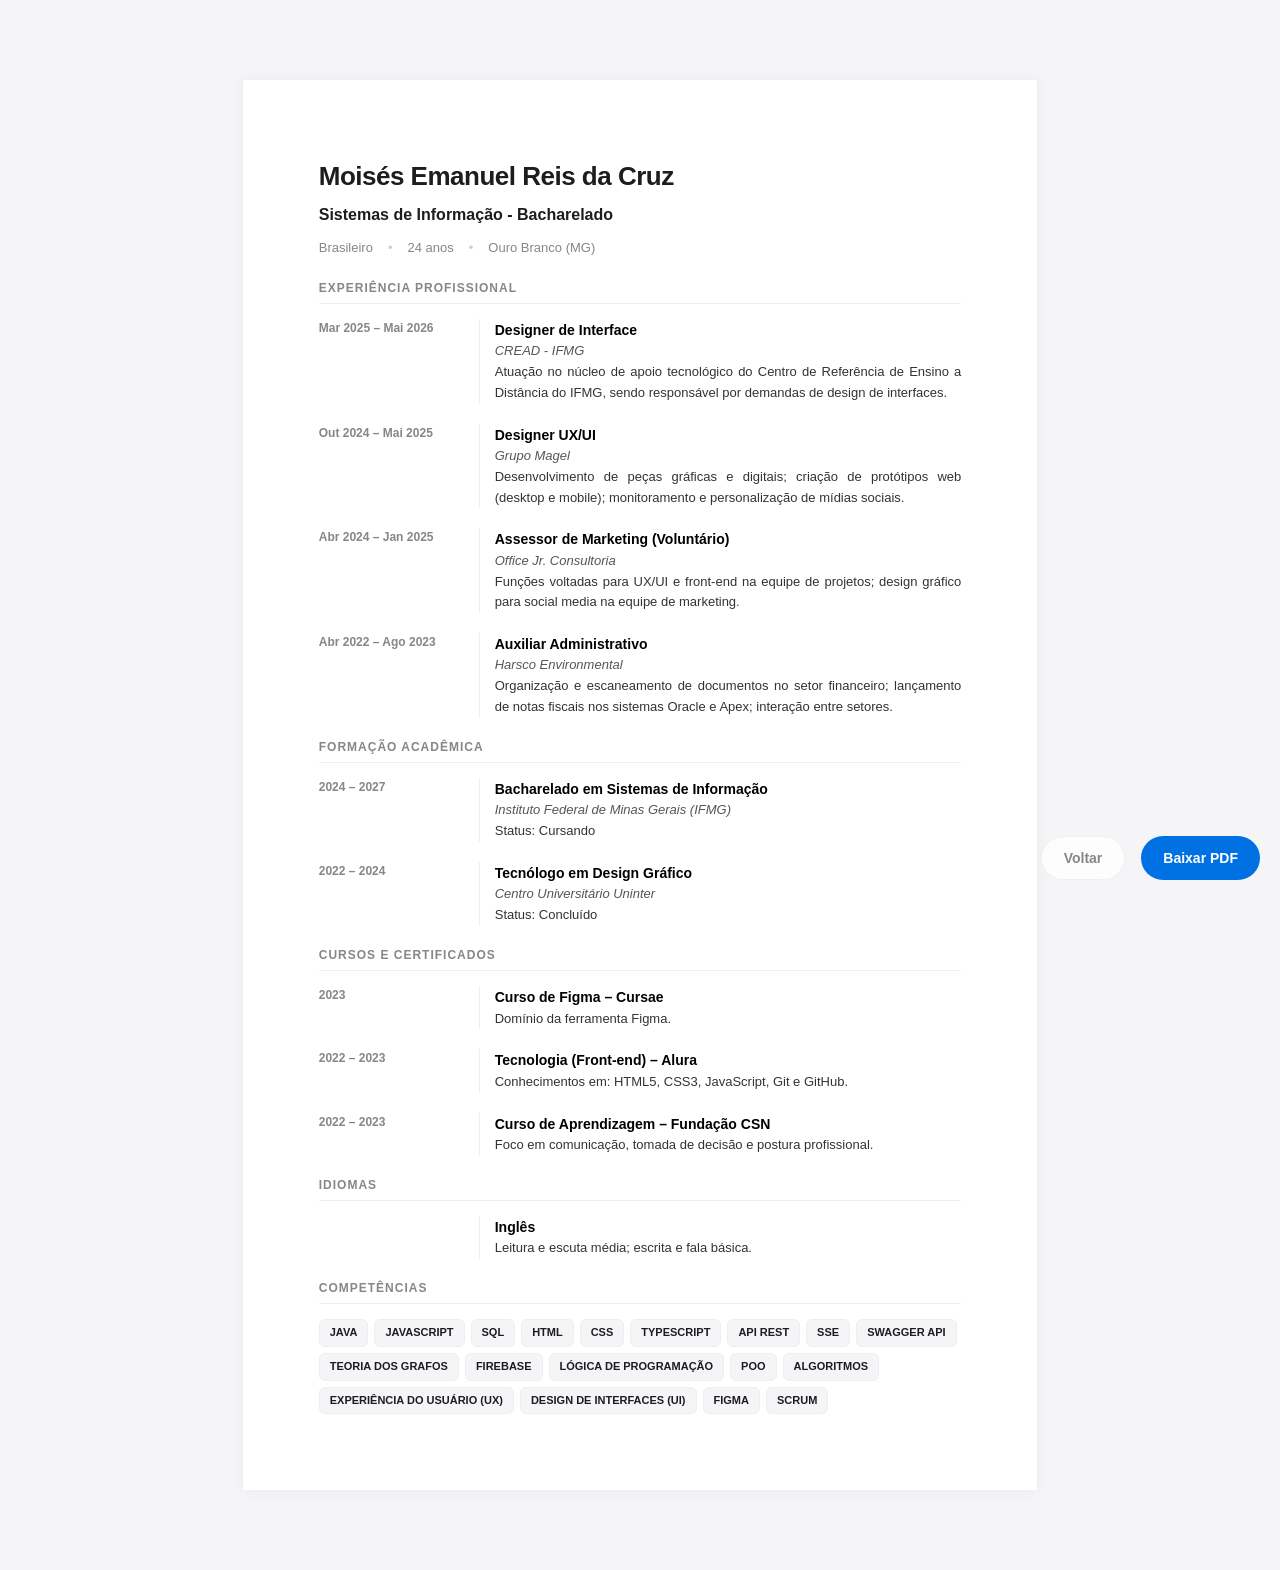
<file: curriculo.html>
<!DOCTYPE html>
<html lang="pt-BR">

<head>
    <meta charset="UTF-8">
    <meta name="viewport" content="width=device-width, initial-scale=1.0">
    <title>Curriculo - Moises Emanuel Reis da Cruz</title>
    <link rel="stylesheet" href="style.css">
</head>

<body>

    <div class="nav-ui">
        <a href="index.html" class="filter-btn">Voltar</a>
        <button class="filter-btn btn-cta" onclick="window.print()">Baixar PDF</button>
    </div>

    <div class="page-container">
        <header>
            <h1>Moisés Emanuel Reis da Cruz</h1>
            <p class="subtitle">Sistemas de Informação - Bacharelado</p>
            <div class="personal-info">
                <span>Brasileiro</span>
                <span id="idade">Carregando...</span>
                <span>Ouro Branco (MG)</span>
            </div>
        </header>

        <section>
            <h2>Experiência Profissional</h2>
            <div class="entry">
                <div class="date-col">Mar 2025 – Mai 2026</div>
                <div class="content-col">
                    <div class="job-title">Designer de Interface</div>
                    <span class="company">CREAD - IFMG</span>
                    <p class="description">Atuação no núcleo de apoio tecnológico do Centro de Referência de Ensino a
                        Distância do IFMG, sendo responsável por demandas de design de interfaces.</p>
                </div>
            </div>

            <div class="entry">
                <div class="date-col">Out 2024 – Mai 2025</div>
                <div class="content-col">
                    <div class="job-title">Designer UX/UI</div>
                    <span class="company">Grupo Magel</span>
                    <p class="description">Desenvolvimento de peças gráficas e digitais; criação de protótipos web
                        (desktop e mobile); monitoramento e personalização de mídias sociais.</p>
                </div>
            </div>

            <div class="entry">
                <div class="date-col">Abr 2024 – Jan 2025</div>
                <div class="content-col">
                    <div class="job-title">Assessor de Marketing (Voluntário)</div>
                    <span class="company">Office Jr. Consultoria</span>
                    <p class="description">Funções voltadas para UX/UI e front-end na equipe de projetos; design gráfico
                        para social media na equipe de marketing.</p>
                </div>
            </div>

            <div class="entry">
                <div class="date-col">Abr 2022 – Ago 2023</div>
                <div class="content-col">
                    <div class="job-title">Auxiliar Administrativo</div>
                    <span class="company">Harsco Environmental</span>
                    <p class="description">Organização e escaneamento de documentos no setor financeiro; lançamento de
                        notas fiscais nos sistemas Oracle e Apex; interação entre setores.</p>
                </div>
            </div>
        </section>

        <section>
            <h2>Formação Acadêmica</h2>
            <div class="entry">
                <div class="date-col">2024 – 2027</div>
                <div class="content-col">
                    <div class="job-title">Bacharelado em Sistemas de Informação</div>
                    <span class="company">Instituto Federal de Minas Gerais (IFMG)</span>
                    <p class="description">Status: Cursando</p>
                </div>
            </div>
            <div class="entry">
                <div class="date-col">2022 – 2024</div>
                <div class="content-col">
                    <div class="job-title">Tecnólogo em Design Gráfico</div>
                    <span class="company">Centro Universitário Uninter</span>
                    <p class="description">Status: Concluído</p>
                </div>
            </div>
        </section>

        <section>
            <h2>Cursos e Certificados</h2>
            <div class="entry">
                <div class="date-col">2023</div>
                <div class="content-col">
                    <div class="job-title">Curso de Figma – Cursae</div>
                    <p class="description">Domínio da ferramenta Figma.</p>
                </div>
            </div>
            <div class="entry">
                <div class="date-col">2022 – 2023</div>
                <div class="content-col">
                    <div class="job-title">Tecnologia (Front-end) – Alura</div>
                    <p class="description">Conhecimentos em: HTML5, CSS3, JavaScript, Git e GitHub.</p>
                </div>
            </div>
            <div class="entry">
                <div class="date-col">2022 – 2023</div>
                <div class="content-col">
                    <div class="job-title">Curso de Aprendizagem – Fundação CSN</div>
                    <p class="description">Foco em comunicação, tomada de decisão e postura profissional.</p>
                </div>
            </div>
        </section>

        <section>
            <h2>Idiomas</h2>
            <div class="entry">
                <div class="date-col"></div>
                <div class="content-col">
                    <div class="job-title">Inglês</div>
                    <p class="description">Leitura e escuta média; escrita e fala básica.</p>
                </div>
            </div>
        </section>

        <section>
            <h2>Competências</h2>
            <div class="tags-container">
                <span class="tag">Java</span>
                <span class="tag">JavaScript</span>
                <span class="tag">SQL</span>
                <span class="tag">HTML</span>
                <span class="tag">CSS</span>
                <span class="tag">TypeScript</span>
                <span class="tag">API REST</span>
                <span class="tag">SSE</span>
                <span class="tag">Swagger API</span>
                <span class="tag">Teoria dos grafos</span>
                <span class="tag">Firebase</span>
                <span class="tag">Lógica de Programação</span>
                <span class="tag">POO</span>
                <span class="tag">Algoritmos</span>
                <span class="tag">Experiência do Usuário (UX)</span>
                <span class="tag">Design de Interfaces (UI)</span>
                <span class="tag">Figma</span>
                <span class="tag">Scrum</span>
            </div>
        </section>
    </div>

</body>

<script>
    function calcularIdade(dataNascimento) {
        const hoje = new Date();
        const nascimento = new Date(dataNascimento);
        let idade = hoje.getFullYear() - nascimento.getFullYear();
        const mes = hoje.getMonth() - nascimento.getMonth();

        if (mes < 0 || (mes === 0 && hoje.getDate() < nascimento.getDate())) {
            idade--;
        }
        return idade;
    }

    document.getElementById('idade').innerText = `${calcularIdade('2002-04-10')} anos`;
</script>

</html>
</file>
<file: style.css>
/* VARIABLES & ROOT */

:root {
    --bg: #f5f5f7;
    --card: #ffffff;
    --text: #1d1d1f;
    --sub: #86868b;
    --accent: #0071e3;
    --radius: 32px;
    --shadow: 0 10px 30px rgba(0, 0, 0, 0.04);

    --tag-ui: #0071e3;
    --tag-logic: #ff3b30;
    --tag-team: #34c759;
    --tag-back: #ac39ff;
}

/* RESET & CSS BASE */

* {
    box-sizing: border-box;
    margin: 0;
    padding: 0;
    text-decoration: none;
    -webkit-tap-highlight-color: transparent;
}

html {
    -ms-overflow-style: none;
    scrollbar-width: none;
}

html::-webkit-scrollbar {
    display: none;
}

body {
    display: flex;
    justify-content: center;
    padding: 40px 20px;
    background-color: var(--bg);
    color: var(--text);
    font-family: 'SF Pro Display', -apple-system, BlinkMacSystemFont, 'Segoe UI', Roboto, sans-serif;
    font-size: 14px;
    line-height: 1.6;
    -webkit-font-smoothing: antialiased;
}

button,
a,
input,
div {
    outline: none !important;
}

section {
    margin-top: 20px;
}

h2 {
    margin-bottom: 15px;
    padding-bottom: 5px;
    border-bottom: 1px solid #eee;
    color: var(--sub);
    font-size: 12px;
    text-transform: uppercase;
    letter-spacing: 1px;
}

/* TYPOGRAPHY */

header h1 {
    margin-bottom: 5px;
    font-size: 26px;
    letter-spacing: -0.5px;
}

.subtitle {
    margin-bottom: 10px;
    font-size: 16px;
    font-weight: 600;
}

.job-title {
    color: #000;
    font-size: 14px;
    font-weight: bold;
}

.company {
    display: block;
    color: #555;
    font-size: 13px;
    font-style: italic;
}

.description {
    color: #333;
    font-size: 13px;
    text-align: justify;
}

/* LAYOUT & GRID */

.container {
    width: 100%;
    max-width: 1100px;
    padding: 30px;
}

.bento-grid {
    display: grid;
    grid-template-columns: repeat(auto-fill, minmax(280px, 1fr));
    grid-auto-rows: 240px;
    gap: 1.25rem;
    grid-auto-flow: dense;
}

.card.wide {
    grid-column: span 2;
}

.card.tall {
    grid-row: span 2;
}

.page-container {
    position: relative;
    width: 210mm;
    min-height: 297mm;
    margin: 40px auto;
    padding: 20mm;
    background-color: white;
    box-shadow: 0 0 15px rgba(0, 0, 0, 0.05);
}

.personal-info {
    display: flex;
    flex-wrap: wrap;
    gap: 15px;
    color: var(--sub);
    font-size: 13px;
}

.personal-info span::after {
    margin-left: 15px;
    color: #ccc;
    content: "•";
}

.personal-info span:last-child::after {
    content: "";
}

.entry {
    display: grid;
    grid-template-columns: 140px 1fr;
    gap: 20px;
    margin-bottom: 20px;
    page-break-inside: avoid;
}

.date-col {
    color: var(--sub);
    font-size: 12px;
    font-weight: 600;
}

.content-col {
    padding-left: 15px;
    border-left: 1px solid #eee;
}

.nav-ui {
    position: fixed;
    bottom: 20px;
    right: 20px;
    z-index: 1000;
    display: flex;
    gap: 16px;
}

/* COMPONENTS */

/* Profile Header */
.profile-header {
    margin-bottom: 30px;
    text-align: center;
}

.profile-pic {
    width: 100px;
    height: 100px;
    margin-bottom: 15px;
    border: 2px solid white;
    border-radius: 50%;
    box-shadow: var(--shadow);
}

/* Filters & Buttons */
.filter-container {
    display: flex;
    justify-content: center;
    flex-wrap: wrap;
    gap: 10px;
    margin-bottom: 50px;
}

.filter-btn,
.btn {
    display: flex;
    align-items: center;
    padding: 10px 22px;
    border: 1px solid rgba(0, 0, 0, 0.05);
    border-radius: 25px;
    background: rgba(255, 255, 255, 0.8);
    color: var(--sub);
    font-size: 14px;
    font-weight: 600;
    cursor: pointer;
    backdrop-filter: blur(15px);
    transition: 0.3s;
}

.filter-btn.active,
.btn,
.btn-cta {
    border: none;
    background: var(--text);
    color: white;
}

.btn-cta {
    background-color: var(--accent);
}

.filter-btn:hover,
.btn:hover {
    transform: translateY(-5px);
}

.minimize-btn {
    position: absolute;
    top: 25px;
    right: 25px;
    z-index: 10;
    display: none;
    align-items: center;
    justify-content: center;
    width: 40px;
    height: 40px;
    border: none;
    border-radius: 50%;
    background: rgba(0, 0, 0, 0.05);
    font-size: 24px;
    font-weight: 300;
    cursor: pointer;
    transition: background 0.2s ease;
}

.minimize-btn:hover {
    background: rgba(0, 0, 0, 0.1);
}

/* Cards */
.card {
    position: relative;
    display: flex;
    flex-direction: column;
    justify-content: flex-end;
    padding: 30px;
    border: 1px solid rgba(0, 0, 0, 0.02);
    border-radius: var(--radius);
    background: var(--card);
    box-shadow: var(--shadow);
    cursor: pointer;
    animation: fadeIn 0.5s ease;
    transition: all 0.4s cubic-bezier(0.165, 0.84, 0.44, 1);
}

.card:hover {
    border-color: var(--accent);
    transform: translateY(-8px);
}

.card-header {
    margin-top: auto;
    transition: all 0.3s ease;
}

.card-details {
    display: none;
    opacity: 0;
}

.card-links {
    display: flex;
    flex-wrap: wrap;
    gap: 12px;
    margin-top: 15px;
}

.card-link-btn {
    display: inline-flex;
    align-items: center;
    gap: 6px;
    padding: 6px 12px;
    border: 1px solid rgba(0, 0, 0, 0.1);
    border-radius: 100px;
    background-color: rgba(0, 0, 0, 0.03);
    color: var(--sub);
    font-size: 0.85rem;
    font-weight: bold;
    transition: all 0.2s ease;
}

.card-link-btn:hover {
    border-color: rgba(0, 0, 0, 0.2);
    background-color: rgba(0, 0, 0, 0.08);
}

/* Card State: Expanded (App Store Style) */
.card.expanded {
    justify-content: flex-start;
    padding: 60px 15%;
    border-radius: 0;
    background-color: var(--card);
    overflow-y: auto;
    cursor: default;
}

.card.expanded:hover {
    border-color: rgba(0, 0, 0, 0.02);
    transform: none;
}

.card.expanded .minimize-btn {
    display: flex;
}

.card.expanded .tags-wrapper {
    position: relative;
    top: 0;
    left: 0;
    margin-bottom: 25px;
}

.card.expanded .card-header {
    margin-top: 0;
    margin-bottom: 30px;
}

.card.expanded .card-header h3 {
    margin-bottom: 10px;
    font-size: 2.8rem;
    line-height: 1.1;
}

.card.expanded .card-header p {
    color: var(--sub);
    font-size: 1.25rem;
}

.card.expanded .card-details {
    display: block;
    flex: 1;
    color: #333;
    font-size: 1.1rem;
    line-height: 1.7;
    animation: fadeIn 0.6s 0.3s forwards;
}

.card.expanded .card-details h2 {
    margin-top: 20px;
    margin-bottom: 8px;
    border-bottom: none;
    color: var(--text);
    font-size: 1.3rem;
}

.card.expanded .card-links {
    justify-content: flex-end;
    margin-top: auto;
    padding-top: 30px;
    border-top: 1px solid rgba(0, 0, 0, 0.06);
}

/* Tags */
.tag {
    display: inline-block;
    padding: 4px 10px;
    border: 1px solid #eee;
    border-radius: 6px;
    background-color: #f5f5f7;
    color: var(--text);
    font-size: 11px;
    font-weight: 600;
    text-transform: uppercase;
}

.tags-container,
.tags-wrapper {
    display: flex;
    flex-wrap: wrap;
    gap: 6px;
}

.tags-wrapper {
    position: absolute;
    top: 25px;
    left: 25px;
}

.bg-ui {
    background: #e1f5fe;
    color: var(--tag-ui);
}

.bg-logic {
    background: #ffebee;
    color: var(--tag-logic);
}

.bg-team {
    background: #e8f5e9;
    color: var(--tag-team);
}

.bg-back {
    background: #f3e5f5;
    color: var(--tag-back);
}

/* Footer */
.footer {
    margin-top: 80px;
    padding-top: 50px;
    padding-bottom: 40px;
    border-top: 1px solid rgba(0, 0, 0, 0.05);
    text-align: center;
}

.footer-links {
    display: flex;
    justify-content: center;
    flex-wrap: wrap;
    gap: 20px;
}

.footer-btn-icon {
    display: flex;
    align-items: center;
    gap: 8px;
}

.footer-text {
    margin-top: 30px;
    color: var(--sub);
    font-size: 0.85rem;
}

/* Keyframes */
@keyframes fadeIn {
    from {
        opacity: 0;
        transform: translateY(10px);
    }

    to {
        opacity: 1;
        transform: translateY(0);
    }
}

/* UTILITIES / HELPERS */

.animate-fade-in {
    animation: fadeIn 0.5s ease forwards;
}

.error-message {
    text-align: center;
}

.lucide-icon {
    width: 16px;
    height: 16px;
}

.card.hidden {
    display: none;
}

/* MEDIA QUERIES / RESPONSIVENESS */

/* Desktop / Telas Largas */
@media (min-width: 900px) {
    .wide {
        grid-column: span 2;
    }

    .tall {
        grid-row: span 2;
    }
}

/* Tablets e Mobile */
@media screen and (max-width: 899px) {
    body {
        padding: 0;
    }

    .card.wide,
    .card.tall {
        grid-column: span 1;
        grid-row: span 1;
    }

    .page-container {
        width: 100%;
        min-height: 100vh;
        margin: 0 0 70px 0;
        padding: 30px;
        border-radius: 0;
        box-shadow: none;
    }

    .bento-grid {
        grid-auto-rows: auto;
    }

    .card {
        min-height: 220px;
    }

    .entry {
        grid-template-columns: 1fr;
        gap: 5px;
    }

    .date-col {
        color: var(--accent);
    }

    .content-col {
        padding-left: 0;
        border-left: none;
    }

    .nav-ui {
        bottom: 0;
        left: 0;
        justify-content: space-between;
        width: 100%;
        padding: 16px 24px;
        background-color: #fff;
        box-shadow: 0 -2px 10px rgba(0, 0, 0, 0.1);
    }
}

/* Mobile Específico para Expansão */
@media (max-width: 768px) {
    .card.expanded {
        height: 100dvh;
        max-height: 100dvh;
        padding: 60px 20px calc(20px + env(safe-area-inset-bottom)) 20px;
        position: fixed;
        top: 0;
        left: 0;
        width: 100vw;
        z-index: 9999;
    }

    .card.expanded .minimize-btn {
        top: 15px;
        right: 20px;
    }

    .card.expanded .card-header h3 {
        font-size: 2rem;
    }

    .card.expanded .card-links {
        justify-content: center;
        margin-bottom: 20px;
    }
}

/* Impressão */
@media print {
    @page {
        size: A4;
    }

    body {
        background-color: white;
        -webkit-print-color-adjust: exact;
        print-color-adjust: exact;
    }

    .page-container {
        width: 100%;
        margin: 0;
        padding: 0;
        border: none;
        box-shadow: none;
    }

    .entry {
        display: grid;
        grid-template-columns: 140px 1fr;
    }

    .tag {
        background-color: #f5f5f7 !important;
    }

    .nav-ui {
        display: none !important;
    }
}
</file>
